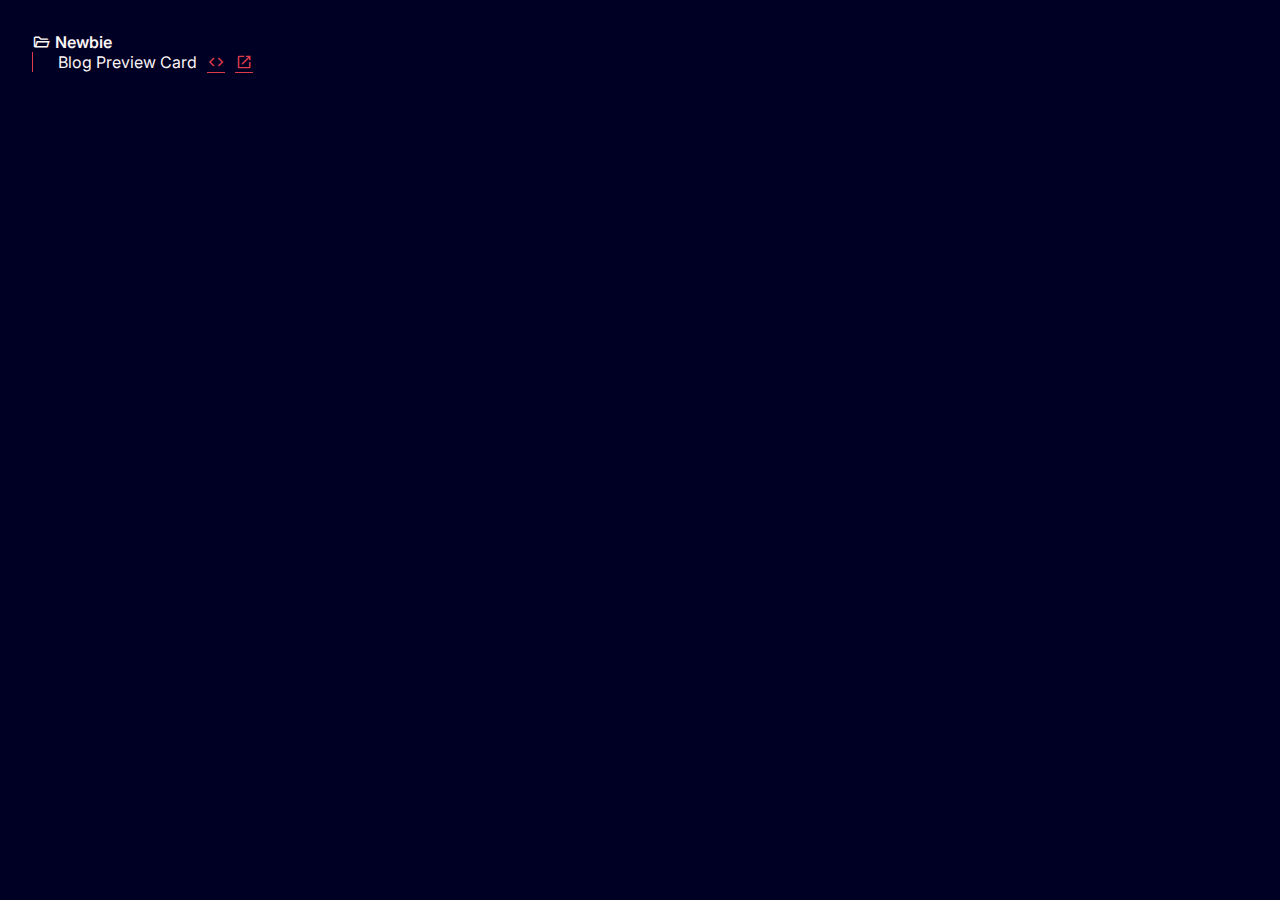
<file: index.html>
<!doctype html>
<html lang="en">
<head>
  <meta charset="UTF-8">
  <meta name="viewport"
        content="width=device-width, user-scalable=no, initial-scale=1.0, maximum-scale=1.0, minimum-scale=1.0">
  <meta http-equiv="X-UA-Compatible" content="ie=edge">

  <link rel="stylesheet" href="https://fonts.googleapis.com/css2?family=Material+Symbols+Outlined:opsz,wght,FILL,GRAD@24,400,0,0" />
  <link rel="icon" type="image/png" sizes="32x32" href="./assets/vhcsilva.png">
  <link rel="stylesheet" href="styles.css">

  <title>vhcsilva - Frontend Mentor Challenges</title>
</head>
<body>
  <div class="challenge-category">
    <div class="challenge-category-title">
      <span class="material-symbols-outlined">
        folder_open
      </span>

      <span>
        Newbie
      </span>
    </div>

    <ul>
      <li>
        <span>Blog Preview Card</span>
        <a href="https://github.com/vhcsilva/frontend-mentor/tree/main/1-blog-preview-card">
          <span class="material-symbols-outlined">
            code
          </span>
        </a>
        <a href="./1-blog-preview-card/index.html">
          <span class="material-symbols-outlined">
            open_in_new
          </span>
        </a>
      </li>
    </ul>
  </div>
</body>
</html>
</file>
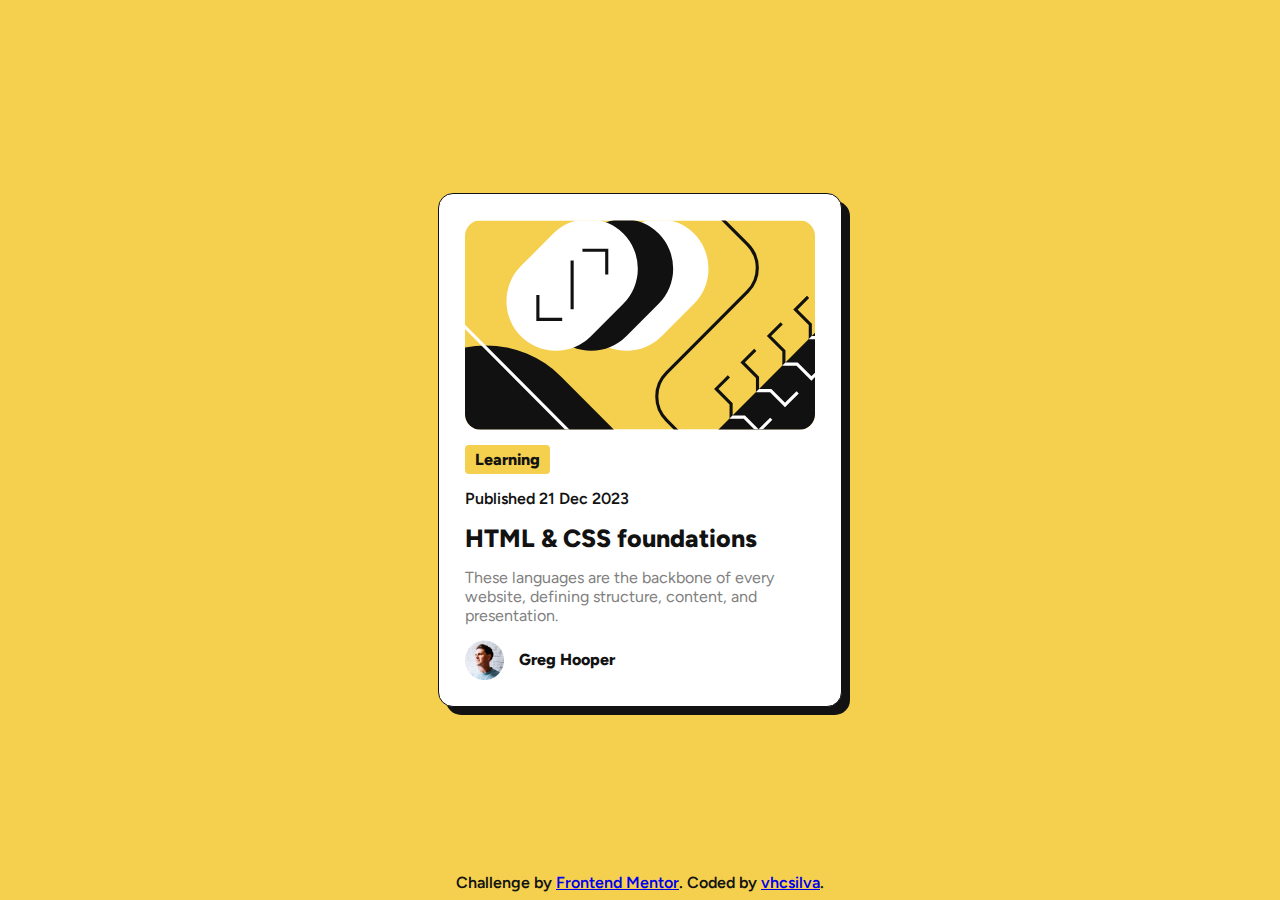
<file: 1-blog-preview-card/index.html>
<!DOCTYPE html>
<html lang="en">
<head>
  <meta charset="UTF-8">
  <meta name="viewport" content="width=device-width, initial-scale=1.0"> <!-- displays site properly based on user's device -->

  <link rel="icon" type="image/png" sizes="32x32" href="./assets/images/favicon-32x32.png">
  <link rel="stylesheet" href="styles.css">

  <title>Frontend Mentor | Blog preview card</title>
</head>
<body>

  <main class="content">
    <div class="card">
      <img class="card-image" src="assets/images/illustration-article.svg" alt="Article illustration">

      <span class="card-tag">
        Learning
      </span>

      <span class="card-date">
        Published 21 Dec 2023
      </span>

      <h1 class="card-title">HTML & CSS foundations</h1>

      <p class="card-description">
        These languages are the backbone of every website, defining structure, content, and presentation.
      </p>

      <div class="card-creator">
        <img src="assets/images/image-avatar.webp" alt="Greg Hooper picture">
        <span>Greg Hooper</span>
      </div>
    </div>
  </main>
  
  <footer class="attribution">
    Challenge by <a href="https://www.frontendmentor.io?ref=challenge" target="_blank">Frontend Mentor</a>. 
    Coded by <a href="https://github.com/vhcsilva">vhcsilva</a>.
  </footer>
</body>
</html>
</file>
<file: styles.css>
@import url('https://fonts.googleapis.com/css2?family=Hanken+Grotesk:wght@500;700;800&family=Inter:wght@400;500;600;700&family=Ubuntu:ital,wght@0,300;0,400;0,500;0,700;1,300;1,400;1,500;1,700&display=swap');

* {
    margin: 0;
    padding: 0;
    box-sizing: border-box;
}

:root {
    --snow: hsla(15, 50%, 97%, 1);
    --fulvous: hsla(33, 84%, 48%, 1);
    --oxford-blue: hsla(240, 100%, 7%, 1);
    --rusty-red: hsla(354, 71%, 55%, 1);
    --cardinal: hsla(348, 66%, 46%, 1);
}

body {
    width: 100vw;
    height: 100vh;
    padding: 32px;

    background-color: var(--oxford-blue);

    color: var(--snow);
    font-family: Inter, sans-serif;
}

ul {
    list-style: none;
    padding-left: 25px;
    border-left: 1px solid var(--rusty-red);
}

li {
    display: flex;
    align-items: center;
    gap: 10px;
}

li a {
    color: var(--rusty-red);
    font-weight: 500;
}

li a:hover {
    color: var(--cardinal);
}

.material-symbols-outlined {
    display: flex;
    align-items: center;
    font-size: 18px;
}

.challenge-category-title {
    display: flex;
    align-items: center;
    gap: 5px;
    width: max-content;
    border-radius: 4px;
    font-weight: 600;
}
</file>
<file: 1-blog-preview-card/styles.css>
@font-face {
    font-family: FigTree;
    src: url(assets/fonts/Figtree-VariableFont_wght.ttf);
}

* {
    padding: 0;
    margin: 0;
}

:root {
    --primary: hsl(47, 88%, 63%);
    --white: hsl(0, 0%, 100%);
    --grey: hsl(0, 0%, 50%);
    --black:  hsl(0, 0%, 7%);
    --global-padding: 50px;
}

body {
    width: 100vw;
    height: 100vh;
    font-family: FigTree, serif;
    background-color: var(--primary);
}

.content {
    width: 100%;
    height: 100%;
    padding: 25px;
    box-sizing: border-box;
    display: flex;
    align-items: center;
    justify-content: center;
}

.attribution {
    position: absolute;
    bottom: 0;
    width: 100%;
    padding: 8px 25px;
    box-sizing: border-box;

    text-align: center;
    font-weight: 600;
    color: var(--black);
}

.card {
    display: flex;
    flex-direction: column;
    align-items: start;
    justify-content: center;
    width: 350px;
    padding: 26px;
    gap: 15px;

    background-color: var(--white);
    border: 1px solid var(--black);
    border-radius: 15px;
    box-shadow: 8px 8px var(--black);
}

.card-image {
    width: 100%;
    border-radius: 16px;
}

.card-tag {
    font-weight: 800;
    color: var(--black);
    background-color: var(--primary);
    padding: 5px 10px;
    border-radius: 4px;
}

.card-date {
    color: var(--black);
    font-weight: 600;
}

.card-title {
    font-weight: 800;
    color: var(--black);
    font-size: 25px;
    cursor: pointer;
}

.card-title:hover {
    color: var(--primary);
}

.card-description {
    color: var(--grey);
    font-size: 16px;
}

.card-creator {
    display: flex;
    align-items: center;
    gap: 15px;
}

.card-creator img {
    height: 40px;
}

.card-creator span {
    font-weight: 800;
    color: var(--black);
}
</file>
